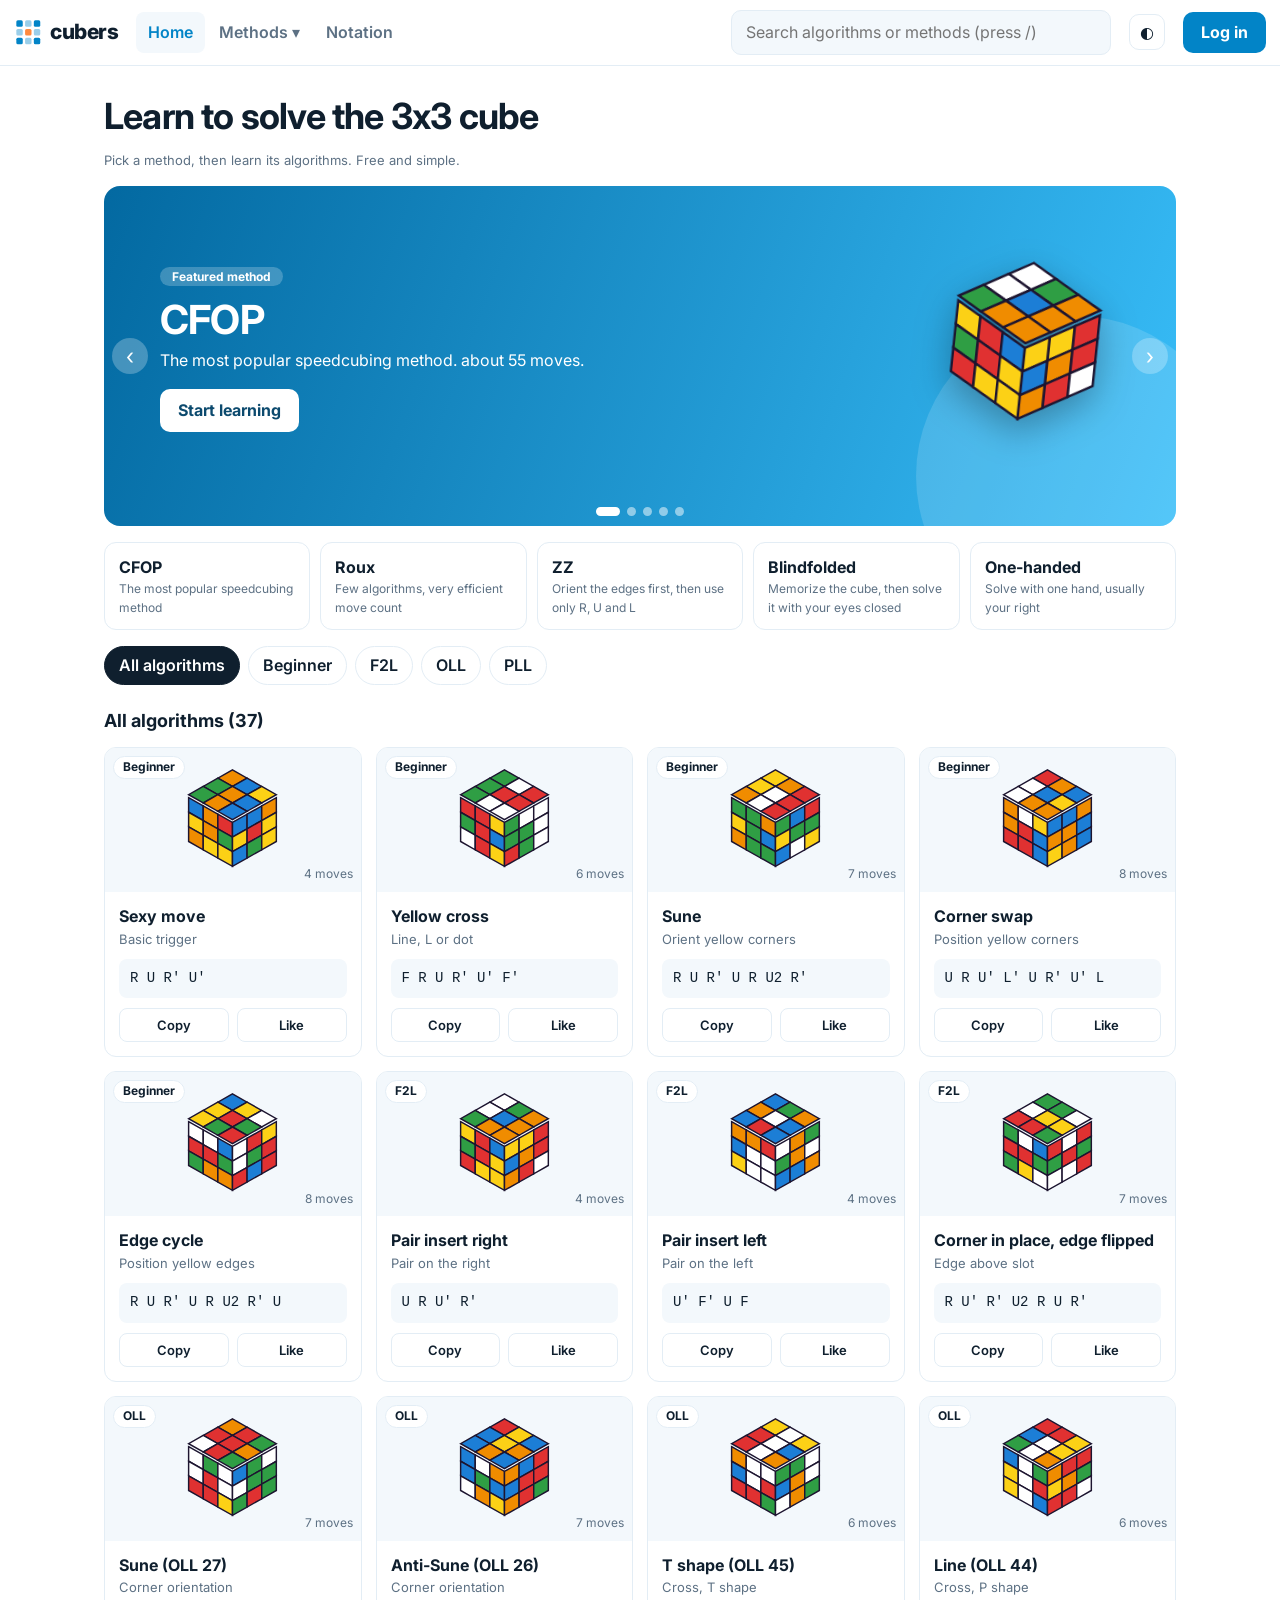
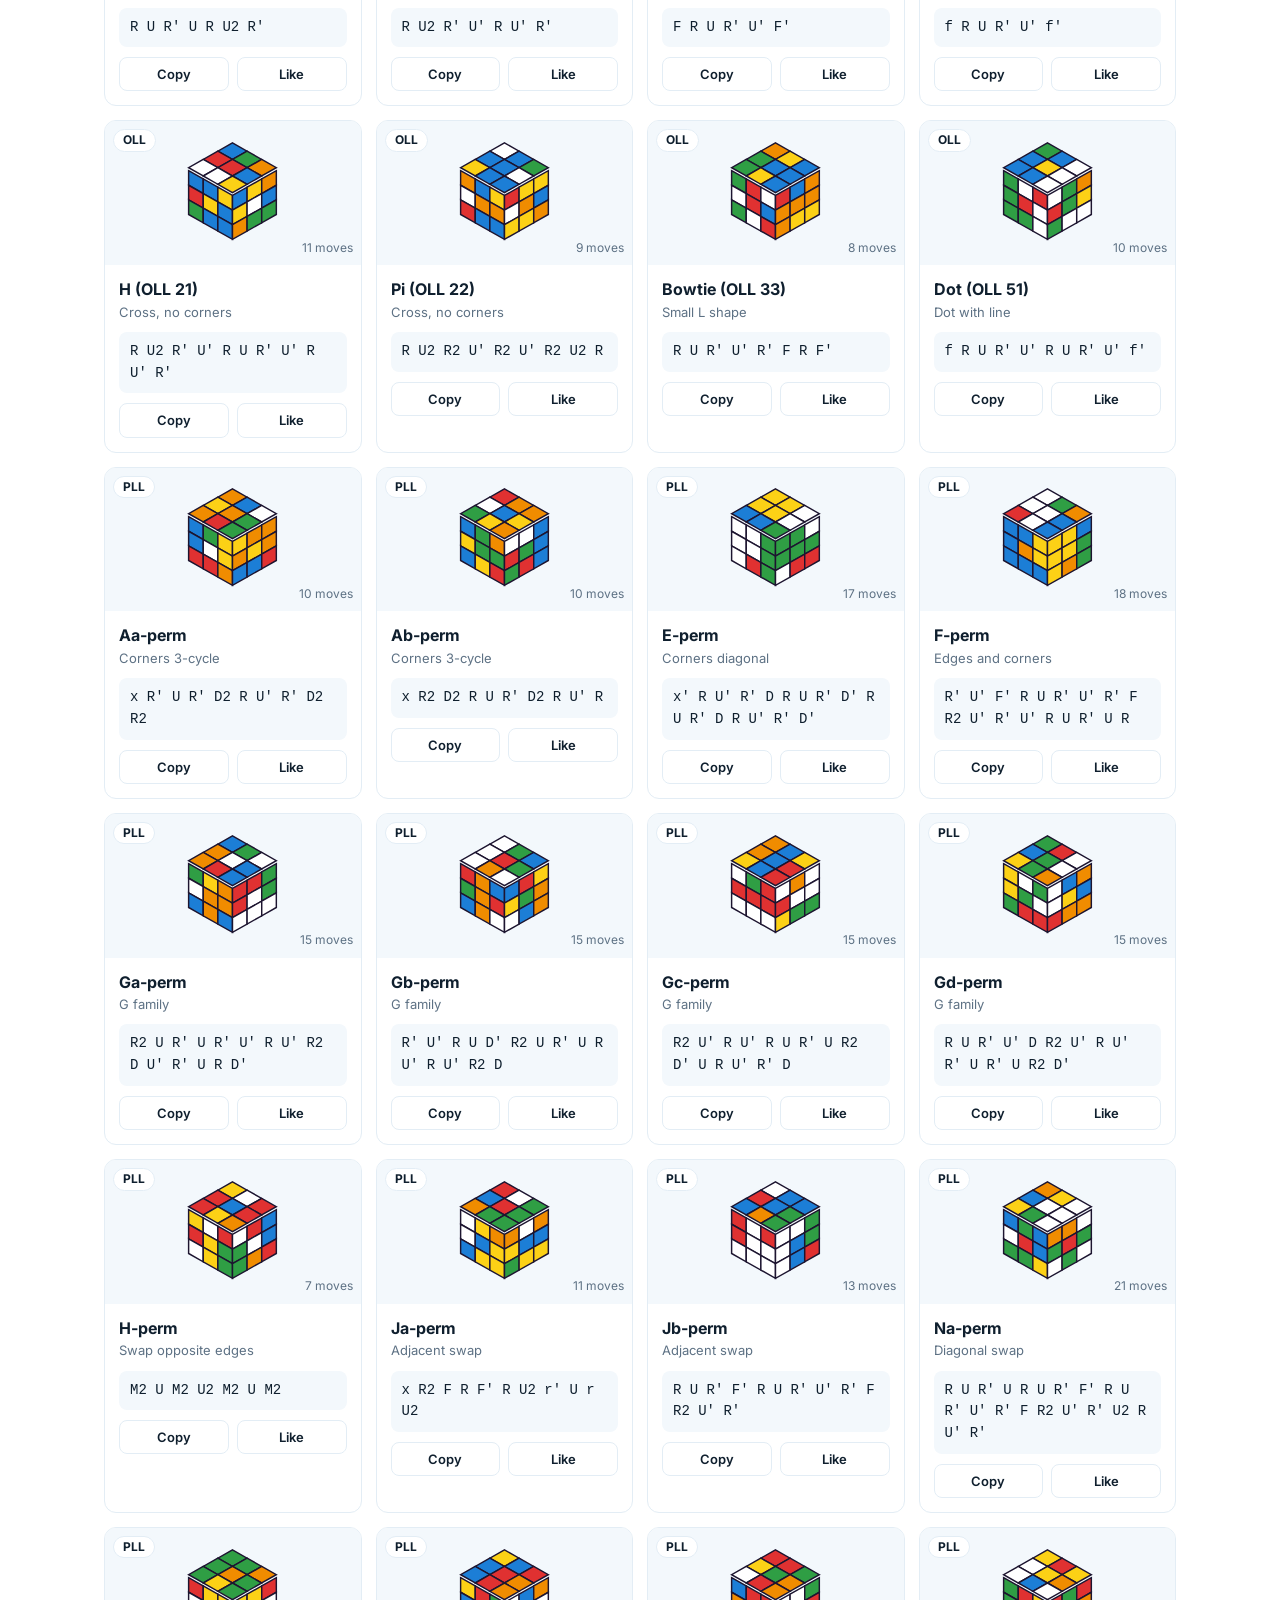
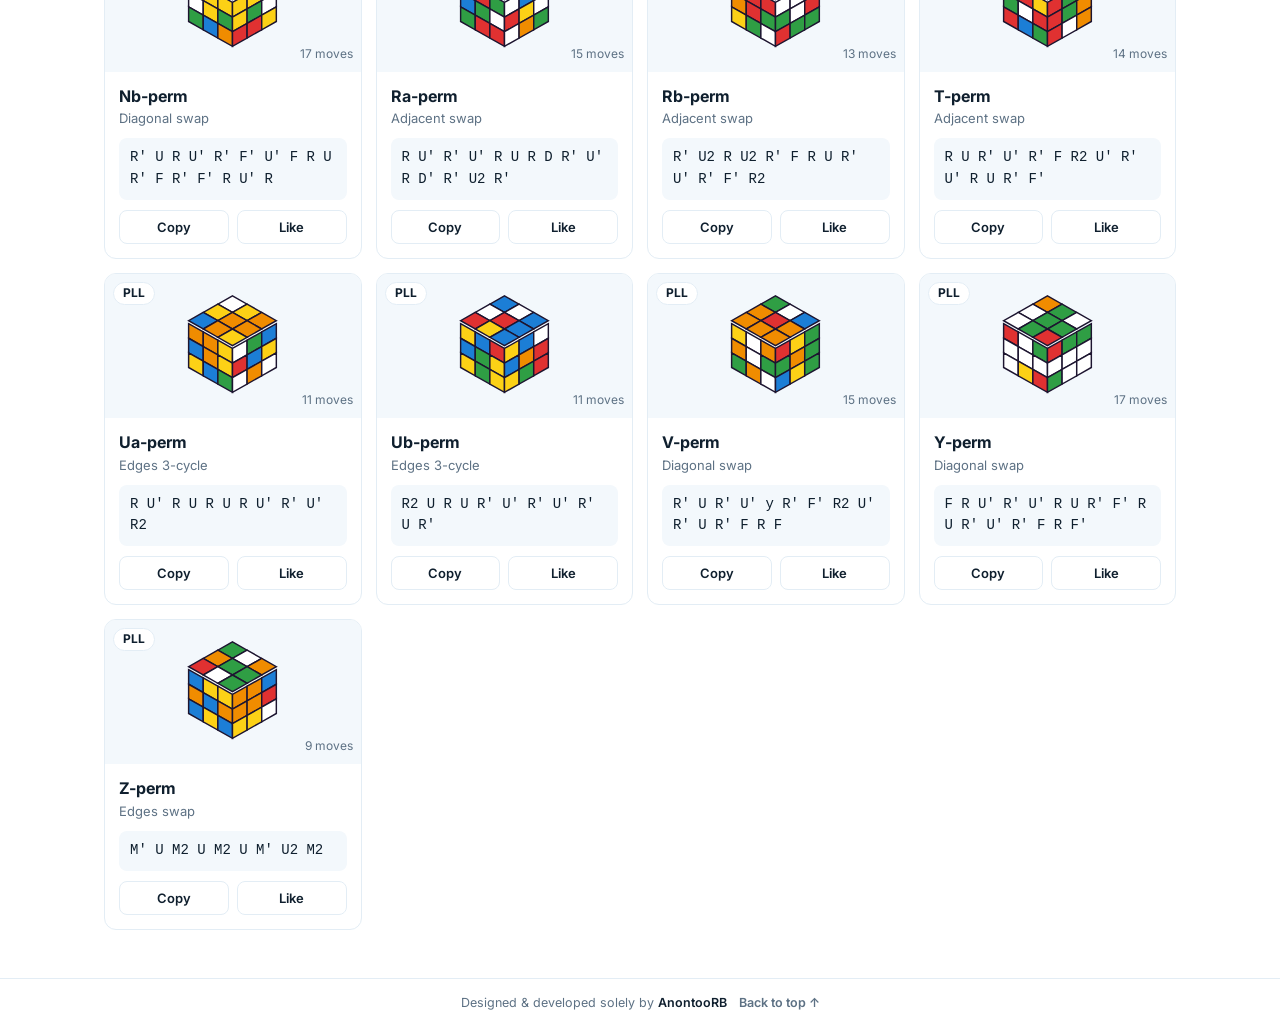
<file: index.html>
<!DOCTYPE html>
<html lang="en">
<head>
<meta charset="utf-8">
<meta name="description" content="Learn every 3x3 Rubik's Cube method and algorithm: CFOP, Roux, ZZ, blindfolded and one-handed.">
<link rel="icon" href="favicon.svg" type="image/svg+xml">
<meta name="viewport" content="width=device-width, initial-scale=1, viewport-fit=cover">
<title>Cubers – 3x3 methods and algorithms</title>
<link rel="stylesheet" href="https://fonts.googleapis.com/css2?family=Inter:wght@400;600;700;800&display=swap">
<link rel="stylesheet" href="style.css">
<script>try{var t=localStorage.getItem("cubers_theme");if(t)document.documentElement.dataset.theme=t}catch(e){}</script>
</head>
<body>
<header id="top">
  <button class="logo" data-s="All" aria-label="Cubers home"><svg viewBox="0 0 24 24" aria-hidden="true"><rect x="2" y="2" width="5.5" height="5.5" rx="1.3"/><rect class="l" x="9.5" y="2" width="5.5" height="5.5" rx="1.3"/><rect x="17" y="2" width="5.5" height="5.5" rx="1.3"/><rect class="l" x="2" y="9.5" width="5.5" height="5.5" rx="1.3"/><rect class="o" x="9.5" y="9.5" width="5.5" height="5.5" rx="1.3"/><rect class="l" x="17" y="9.5" width="5.5" height="5.5" rx="1.3"/><rect x="2" y="17" width="5.5" height="5.5" rx="1.3"/><rect class="l" x="9.5" y="17" width="5.5" height="5.5" rx="1.3"/><rect x="17" y="17" width="5.5" height="5.5" rx="1.3"/></svg>cubers</button>
  <nav class="tn" aria-label="Main">
    <button data-g="h" data-s="All">Home</button>
    <div class="dd"><button data-g="m" data-s="Methods">Methods &#9662;</button><div class="menu" id="mm"></div></div>
    <a href="notation.html" id="nt">Notation</a>
  </nav>
  <div class="search"><input id="q" placeholder="Search algorithms or methods (press /)" aria-label="Search"></div>
  <button class="ic" id="th" aria-label="Switch light or dark theme">&#9680;</button>
  <div id="hu"></div>
</header>
<div class="wrap">
  <main>
    <section id="intro"><h1>Learn to solve the 3x3 cube</h1><p class="sub">Pick a method, then learn its algorithms. Free and simple.</p><div class="hero" id="hero" aria-label="Featured methods"></div><div class="strip" id="strip"></div></section>
    <div class="chips" id="chips"></div>
    <h2 id="title"></h2>
    <div class="grid" id="grid"></div>
  </main>
  
</div>
<footer id="ft"><span>Designed &amp; developed solely by <b>AnontooRB</b></span><a href="#top" class="up" onclick="window.scrollTo({top:0,behavior:'smooth'});return false">Back to top &uarr;</a></footer>
<dialog id="pdlg"><h3 style="margin:0 0 4px">Edit profile</h3><div id="pf"></div><button class="pbtn" id="pok" style="margin-top:14px">Save profile</button><button class="pbtn alt" id="pno" style="margin-top:8px">Cancel</button></dialog>
<dialog id="dlg"><h3 style="margin:0">Log in to Cubers</h3><p class="sub" id="dmsg"></p><input id="nm" maxlength="20" placeholder="Your name" aria-label="Your name" autocomplete="nickname"><div class="err" id="err"></div><button class="pbtn" id="ok">Log in</button><button class="pbtn alt" id="no" style="margin-top:8px">Cancel</button></dialog>
<script src="script.js"></script>
</body>
</html>
</file>
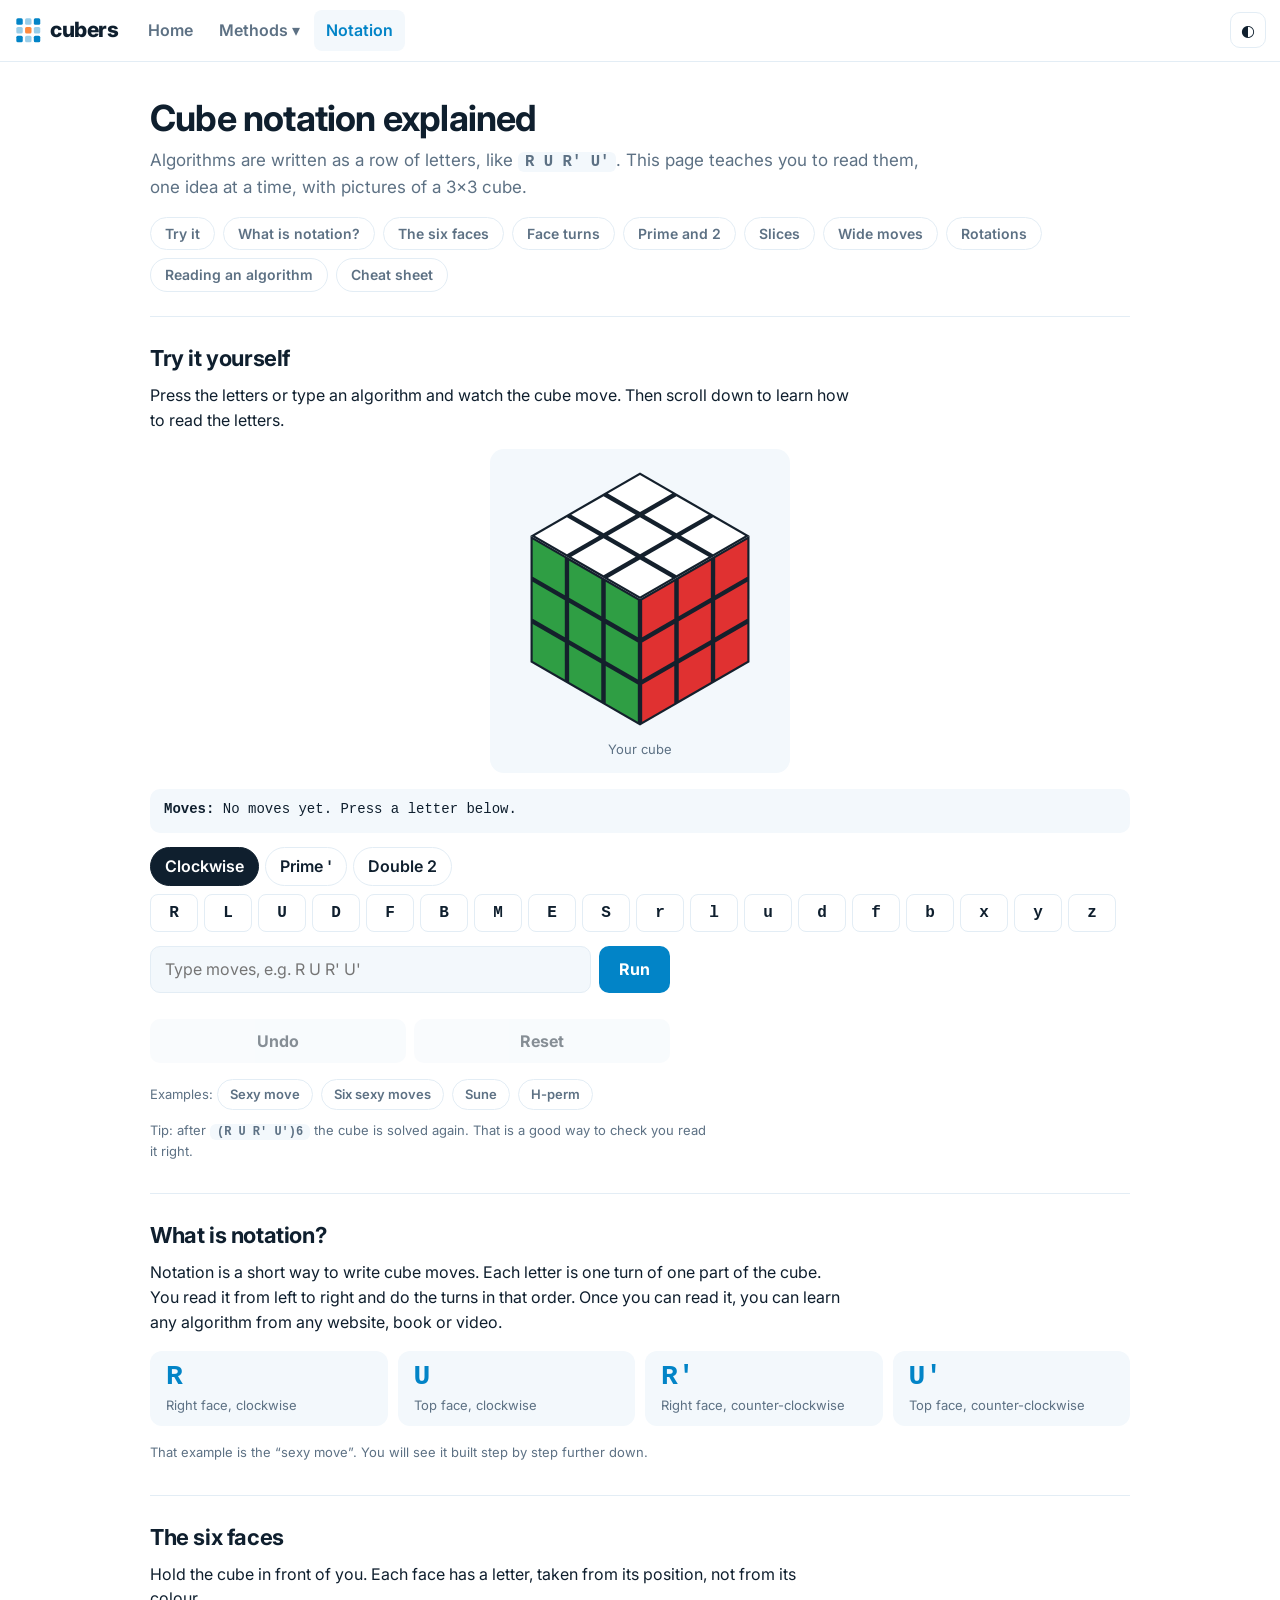
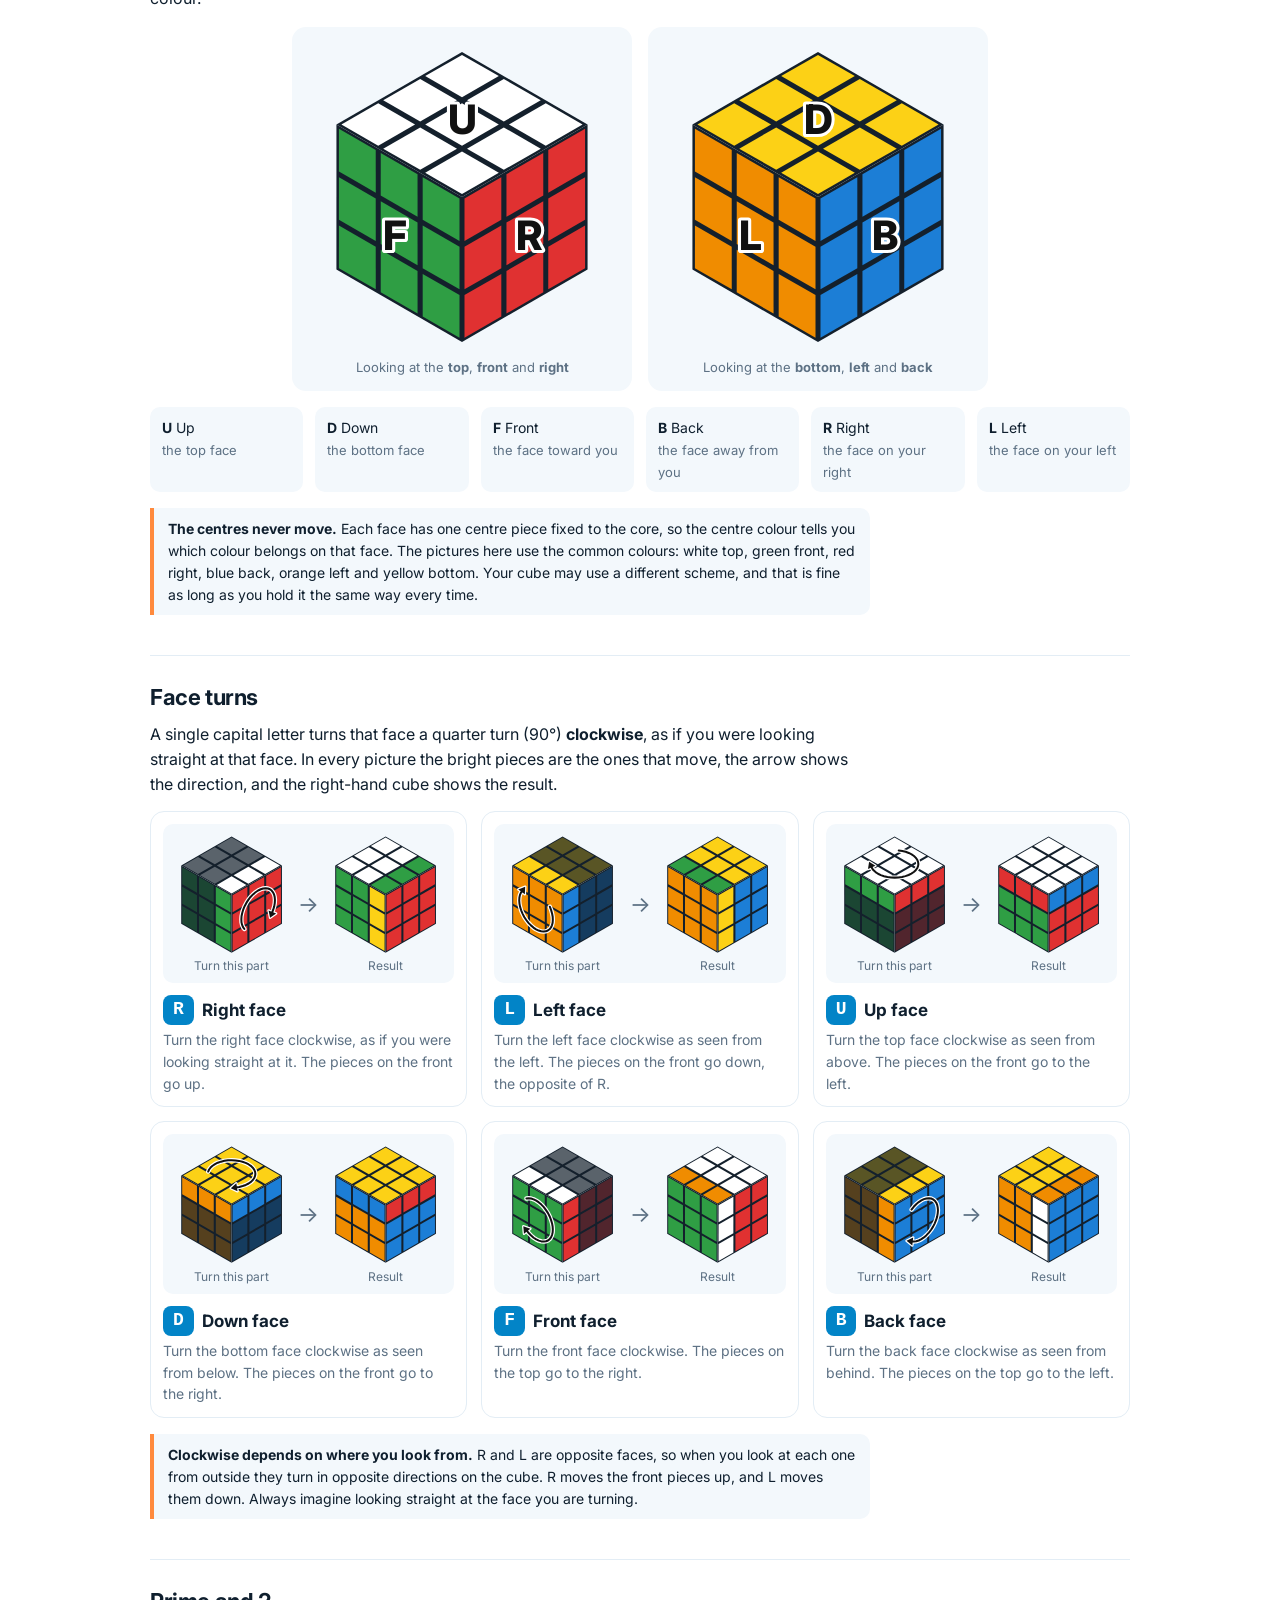
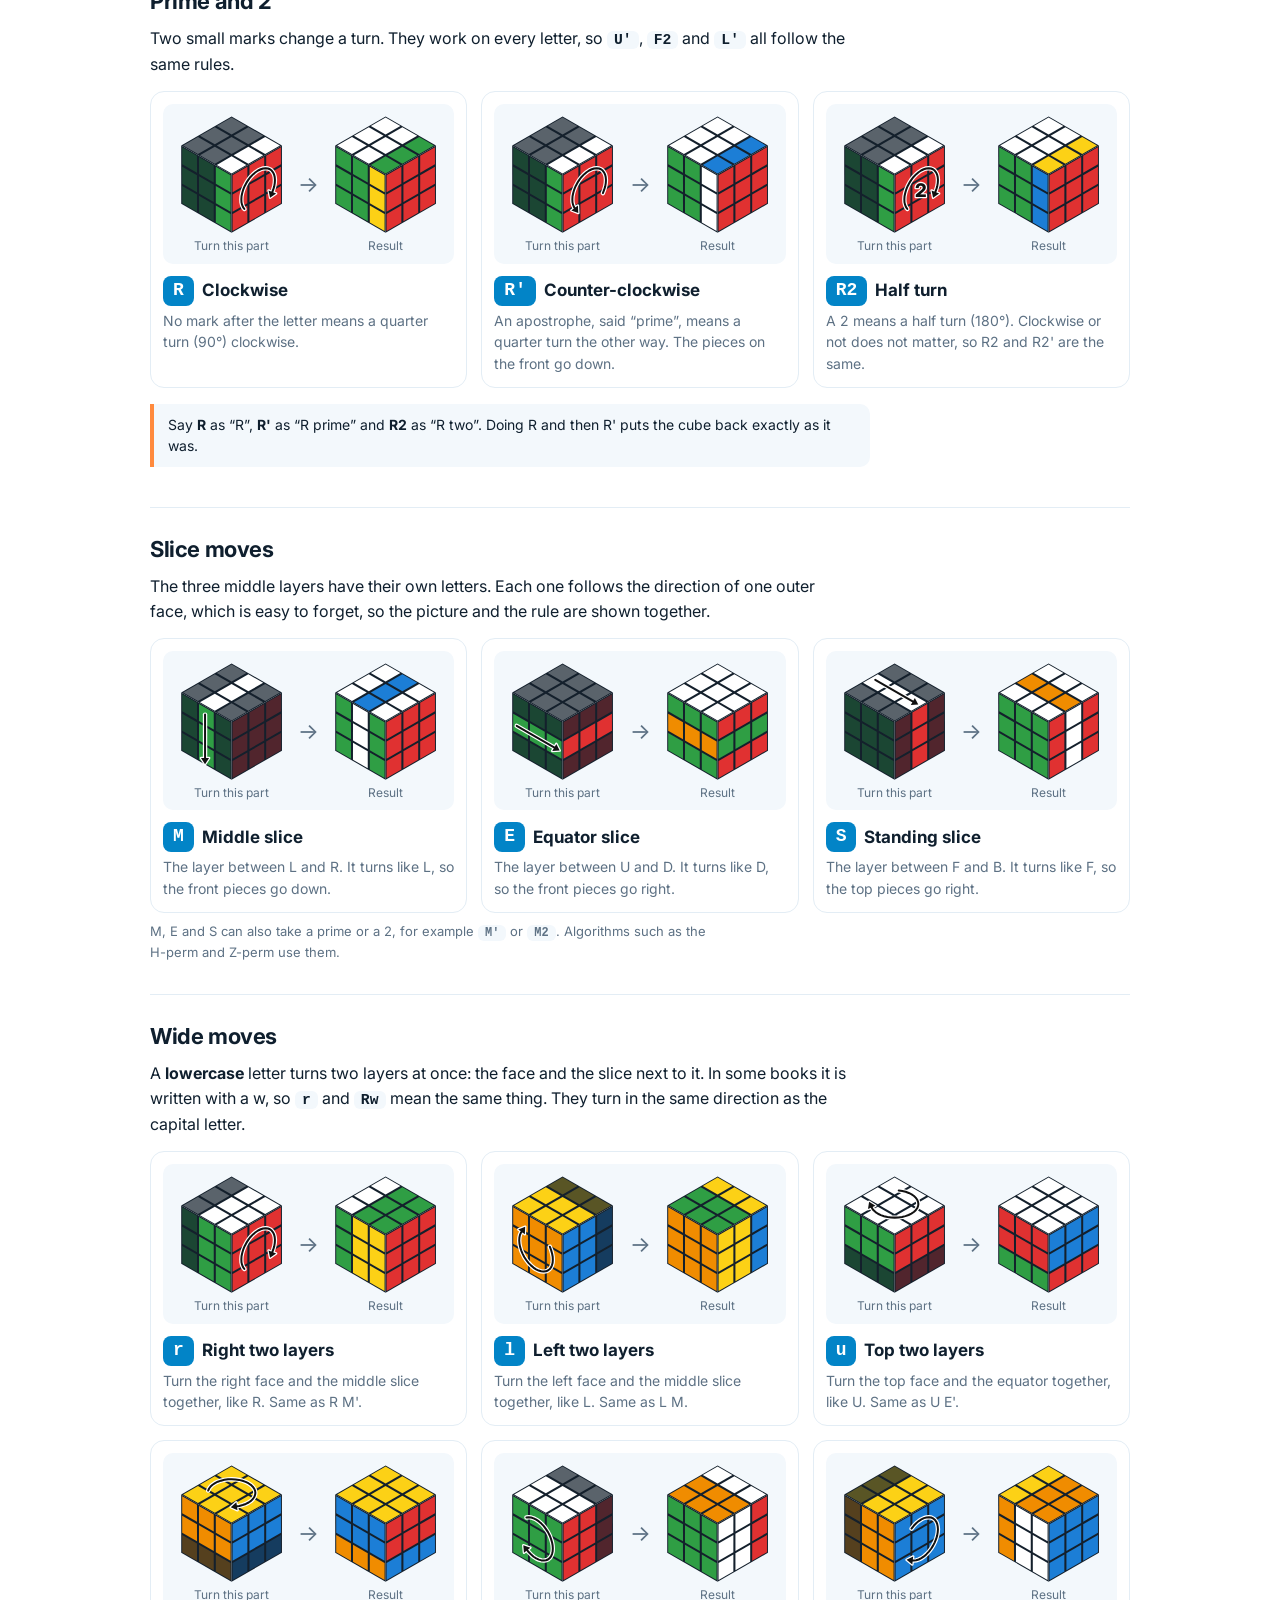
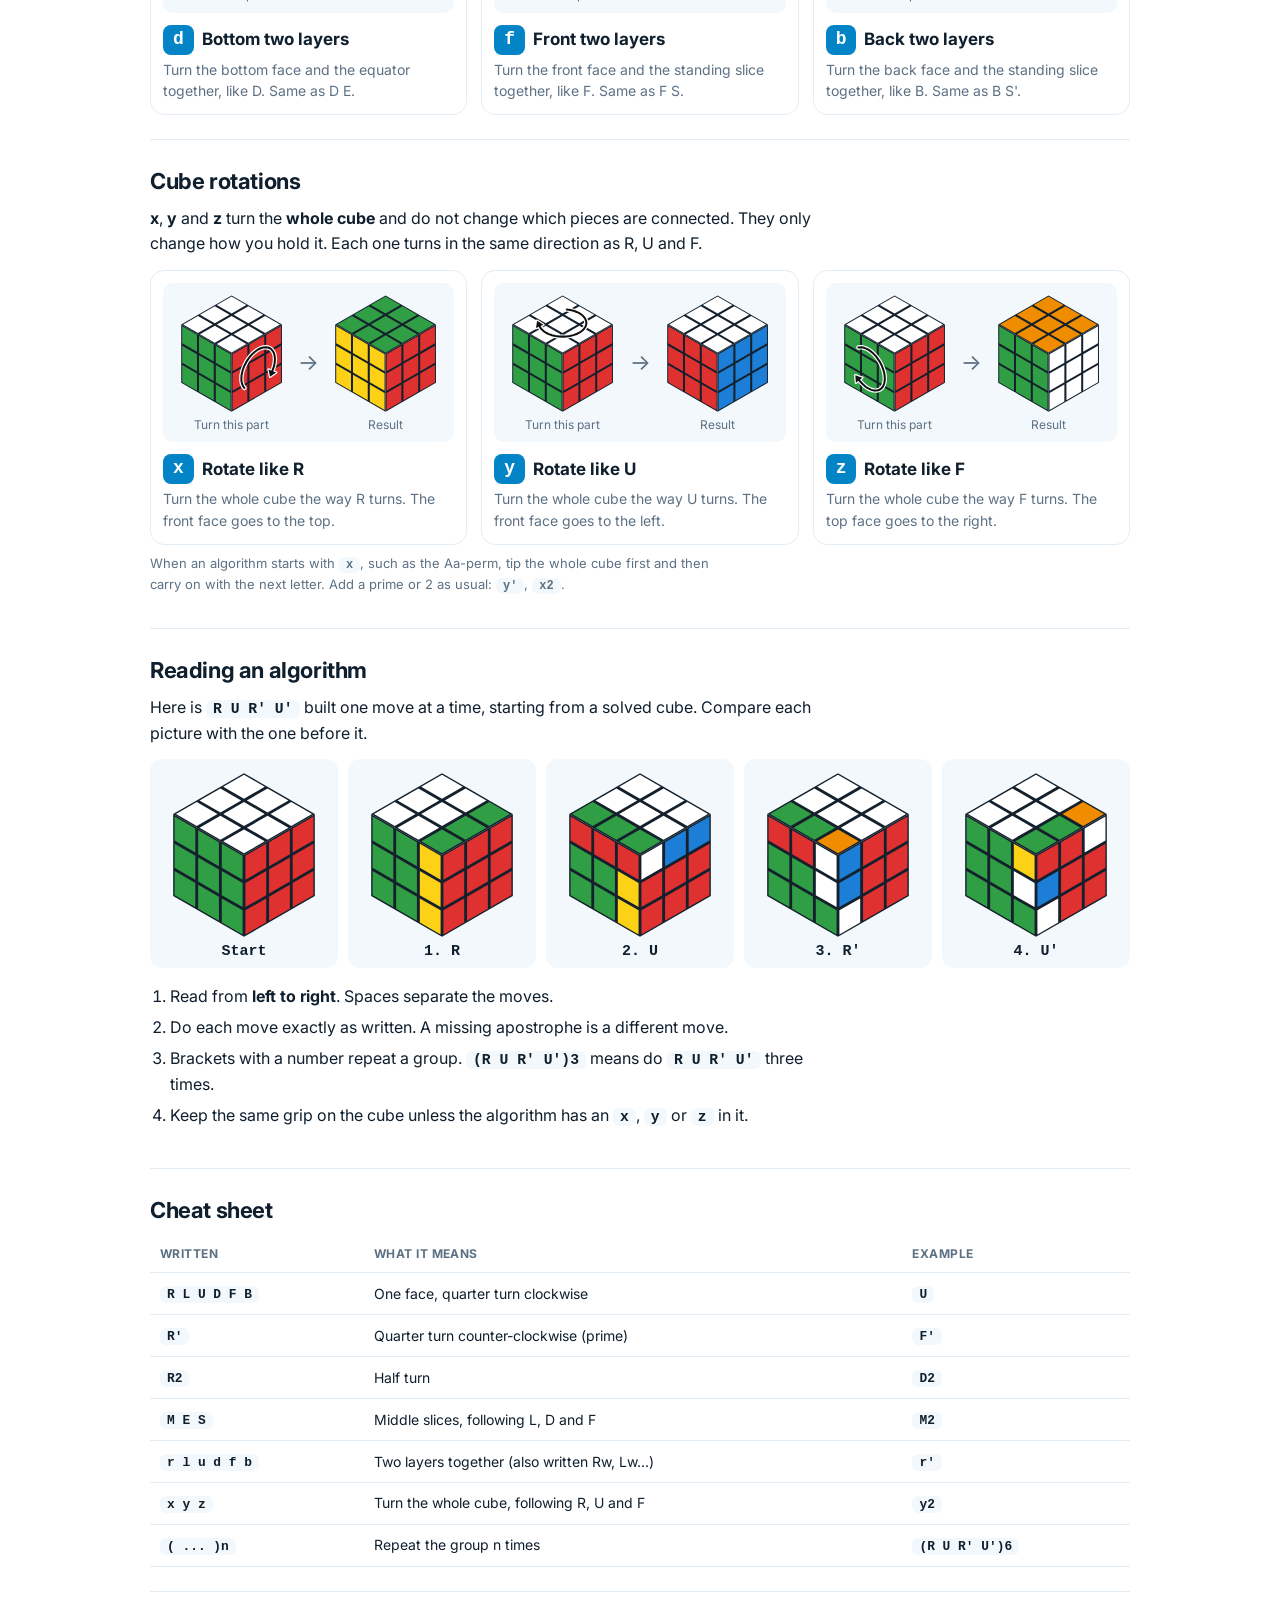
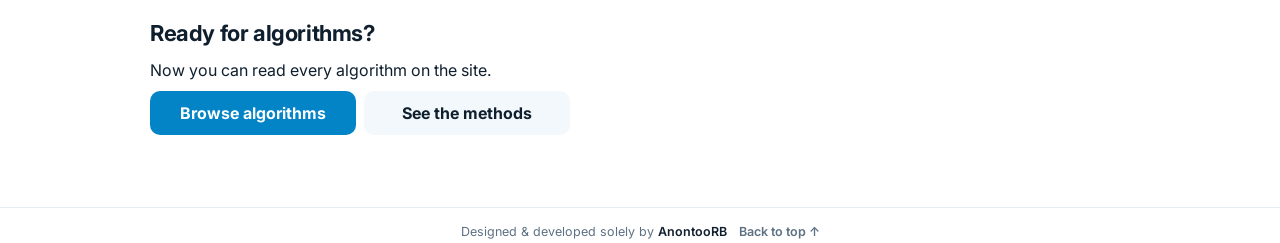
<file: notation.html>
<!DOCTYPE html>
<html lang="en">
<head>
<meta charset="utf-8">
<meta name="description" content="Learn Rubik's Cube notation: R, L, U, D, F, B, prime, double turns, slices, wide moves and rotations, with pictures of a 3x3 cube.">
<link rel="icon" href="favicon.svg" type="image/svg+xml">
<meta name="viewport" content="width=device-width, initial-scale=1, viewport-fit=cover">
<title>Cubers – Cube notation explained</title>
<link rel="stylesheet" href="https://fonts.googleapis.com/css2?family=Inter:wght@400;600;700;800&display=swap">
<link rel="stylesheet" href="style.css">
<script>try{var t=localStorage.getItem("cubers_theme");if(t)document.documentElement.dataset.theme=t}catch(e){}</script>
</head>
<body>
<header id="top">
  <a class="logo" href="index.html" aria-label="Cubers home"><svg viewBox="0 0 24 24" aria-hidden="true"><rect x="2" y="2" width="5.5" height="5.5" rx="1.3"/><rect class="l" x="9.5" y="2" width="5.5" height="5.5" rx="1.3"/><rect x="17" y="2" width="5.5" height="5.5" rx="1.3"/><rect class="l" x="2" y="9.5" width="5.5" height="5.5" rx="1.3"/><rect class="o" x="9.5" y="9.5" width="5.5" height="5.5" rx="1.3"/><rect class="l" x="17" y="9.5" width="5.5" height="5.5" rx="1.3"/><rect x="2" y="17" width="5.5" height="5.5" rx="1.3"/><rect class="l" x="9.5" y="17" width="5.5" height="5.5" rx="1.3"/><rect x="17" y="17" width="5.5" height="5.5" rx="1.3"/></svg>cubers</a>
  <nav class="tn" aria-label="Main">
    <a href="index.html">Home</a>
    <div class="dd"><a href="index.html#Methods">Methods &#9662;</a><div class="menu">
      <a href="index.html#M:0"><b>CFOP</b><span>The most popular speedcubing method</span></a>
      <a href="index.html#M:1"><b>Roux</b><span>Few algorithms, very efficient move count</span></a>
      <a href="index.html#M:2"><b>ZZ</b><span>Orient the edges first, then use only R, U and L</span></a>
      <a href="index.html#M:3"><b>Blindfolded</b><span>Memorize the cube, then solve it with your eyes closed</span></a>
      <a href="index.html#M:4"><b>One-handed</b><span>Solve with one hand, usually your right</span></a>
    </div></div>
    <a href="notation.html" class="on" aria-current="page">Notation</a>
  </nav>
  <button class="ic ml" id="th" aria-label="Switch light or dark theme">&#9680;</button>
</header>

<div class="wrap">
<main class="np">

  <section class="nh">
    <h1>Cube notation explained</h1>
    <p class="lead">Algorithms are written as a row of letters, like <code class="inl">R U R' U'</code>. This page teaches you to read them, one idea at a time, with pictures of a 3x3 cube.</p>
    <nav class="toc" aria-label="On this page">
      <a href="#try">Try it</a><a href="#what">What is notation?</a><a href="#faces">The six faces</a><a href="#turns">Face turns</a><a href="#modifiers">Prime and 2</a><a href="#slices">Slices</a><a href="#wide">Wide moves</a><a href="#rotations">Rotations</a><a href="#reading">Reading an algorithm</a><a href="#cheat">Cheat sheet</a>
    </nav>
  </section>

  <section id="try" class="play">
    <h2>Try it yourself</h2>
    <p>Press the letters or type an algorithm and watch the cube move. Then scroll down to learn how to read the letters.</p>
    <div class="views">
      <figure><div class="fig" id="p1"></div><figcaption>Your cube</figcaption></figure>
    </div>
    <div class="hist" aria-live="polite"><b>Moves:</b> <span id="ph"></span></div>
    <div class="seg" id="seg" role="group" aria-label="Turn type"><button class="on" data-q="">Clockwise</button><button data-q="'">Prime '</button><button data-q="2">Double 2</button></div>
    <div class="pad" id="pad"></div>
    <div class="typed"><input id="pi" placeholder="Type moves, e.g. R U R' U'" aria-label="Type an algorithm" autocomplete="off" autocapitalize="off" spellcheck="false"><button class="pbtn" id="pg">Run</button></div>
    <div class="err" id="pe" role="alert"></div>
    <div class="row3">
      <button class="pbtn alt" id="pu">Undo</button><button class="pbtn alt" id="pr">Reset</button>
    </div>
    <p class="sub" style="margin-top:14px">Examples:
      <button class="chipb" data-ex="R U R' U'">Sexy move</button>
      <button class="chipb" data-ex="(R U R' U')6">Six sexy moves</button>
      <button class="chipb" data-ex="R U R' U R U2 R'">Sune</button>
      <button class="chipb" data-ex="M2 U M2 U2 M2 U M2">H-perm</button>
    </p>
    <p class="sub">Tip: after <code class="inl">(R U R' U')6</code> the cube is solved again. That is a good way to check you read it right.</p>
  </section>

  <section id="what">
    <h2>What is notation?</h2>
    <p>Notation is a short way to write cube moves. Each letter is one turn of one part of the cube. You read it from left to right and do the turns in that order. Once you can read it, you can learn any algorithm from any website, book or video.</p>
    <div class="seq" aria-label="Example algorithm">
      <div><b>R</b><span>Right face, clockwise</span></div>
      <div><b>U</b><span>Top face, clockwise</span></div>
      <div><b>R'</b><span>Right face, counter-clockwise</span></div>
      <div><b>U'</b><span>Top face, counter-clockwise</span></div>
    </div>
    <p class="sub">That example is the &ldquo;sexy move&rdquo;. You will see it built step by step further down.</p>
  </section>

  <section id="faces">
    <h2>The six faces</h2>
    <p>Hold the cube in front of you. Each face has a letter, taken from its position, not from its colour.</p>
    <div class="views">
      <figure><div class="fig" id="v1"></div><figcaption>Looking at the <b>top</b>, <b>front</b> and <b>right</b></figcaption></figure>
      <figure><div class="fig" id="v2"></div><figcaption>Looking at the <b>bottom</b>, <b>left</b> and <b>back</b></figcaption></figure>
    </div>
    <div class="pc" style="grid-template-columns:repeat(auto-fit,minmax(150px,1fr))">
      <div><b>U</b> Up<br><span class="sub">the top face</span></div>
      <div><b>D</b> Down<br><span class="sub">the bottom face</span></div>
      <div><b>F</b> Front<br><span class="sub">the face toward you</span></div>
      <div><b>B</b> Back<br><span class="sub">the face away from you</span></div>
      <div><b>R</b> Right<br><span class="sub">the face on your right</span></div>
      <div><b>L</b> Left<br><span class="sub">the face on your left</span></div>
    </div>
    <div class="note"><b>The centres never move.</b> Each face has one centre piece fixed to the core, so the centre colour tells you which colour belongs on that face. The pictures here use the common colours: white top, green front, red right, blue back, orange left and yellow bottom. Your cube may use a different scheme, and that is fine as long as you hold it the same way every time.</div>
  </section>

  <section id="turns">
    <h2>Face turns</h2>
    <p>A single capital letter turns that face a quarter turn (90&deg;) <b>clockwise</b>, as if you were looking straight at that face. In every picture the bright pieces are the ones that move, the arrow shows the direction, and the right-hand cube shows the result.</p>
    <div class="mg" id="g-faces"></div>
    <div class="note"><b>Clockwise depends on where you look from.</b> R and L are opposite faces, so when you look at each one from outside they turn in opposite directions on the cube. R moves the front pieces up, and L moves them down. Always imagine looking straight at the face you are turning.</div>
  </section>

  <section id="modifiers">
    <h2>Prime and 2</h2>
    <p>Two small marks change a turn. They work on every letter, so <code class="inl">U'</code>, <code class="inl">F2</code> and <code class="inl">L'</code> all follow the same rules.</p>
    <div class="mg" id="g-mod"></div>
    <div class="note">Say <b>R</b> as &ldquo;R&rdquo;, <b>R'</b> as &ldquo;R prime&rdquo; and <b>R2</b> as &ldquo;R two&rdquo;. Doing R and then R' puts the cube back exactly as it was.</div>
  </section>

  <section id="slices">
    <h2>Slice moves</h2>
    <p>The three middle layers have their own letters. Each one follows the direction of one outer face, which is easy to forget, so the picture and the rule are shown together.</p>
    <div class="mg" id="g-slice"></div>
    <p class="sub">M, E and S can also take a prime or a 2, for example <code class="inl">M'</code> or <code class="inl">M2</code>. Algorithms such as the H-perm and Z-perm use them.</p>
  </section>

  <section id="wide">
    <h2>Wide moves</h2>
    <p>A <b>lowercase</b> letter turns two layers at once: the face and the slice next to it. In some books it is written with a w, so <code class="inl">r</code> and <code class="inl">Rw</code> mean the same thing. They turn in the same direction as the capital letter.</p>
    <div class="mg" id="g-wide"></div>
  </section>

  <section id="rotations">
    <h2>Cube rotations</h2>
    <p><b>x</b>, <b>y</b> and <b>z</b> turn the <b>whole cube</b> and do not change which pieces are connected. They only change how you hold it. Each one turns in the same direction as R, U and F.</p>
    <div class="mg" id="g-rot"></div>
    <p class="sub">When an algorithm starts with <code class="inl">x</code>, such as the Aa-perm, tip the whole cube first and then carry on with the next letter. Add a prime or 2 as usual: <code class="inl">y'</code>, <code class="inl">x2</code>.</p>
  </section>

  <section id="reading">
    <h2>Reading an algorithm</h2>
    <p>Here is <code class="inl">R U R' U'</code> built one move at a time, starting from a solved cube. Compare each picture with the one before it.</p>
    <div class="steps5" id="steps"></div>
    <ol class="rules">
      <li>Read from <b>left to right</b>. Spaces separate the moves.</li>
      <li>Do each move exactly as written. A missing apostrophe is a different move.</li>
      <li>Brackets with a number repeat a group. <code class="inl">(R U R' U')3</code> means do <code class="inl">R U R' U'</code> three times.</li>
      <li>Keep the same grip on the cube unless the algorithm has an <code class="inl">x</code>, <code class="inl">y</code> or <code class="inl">z</code> in it.</li>
    </ol>
  </section>

  <section id="cheat">
    <h2>Cheat sheet</h2>
    <div class="tw"><table class="cs">
      <thead><tr><th>Written</th><th>What it means</th><th>Example</th></tr></thead>
      <tbody>
        <tr><td><code>R L U D F B</code></td><td>One face, quarter turn clockwise</td><td><code>U</code></td></tr>
        <tr><td><code>R'</code></td><td>Quarter turn counter-clockwise (prime)</td><td><code>F'</code></td></tr>
        <tr><td><code>R2</code></td><td>Half turn</td><td><code>D2</code></td></tr>
        <tr><td><code>M E S</code></td><td>Middle slices, following L, D and F</td><td><code>M2</code></td></tr>
        <tr><td><code>r l u d f b</code></td><td>Two layers together (also written Rw, Lw...)</td><td><code>r'</code></td></tr>
        <tr><td><code>x y z</code></td><td>Turn the whole cube, following R, U and F</td><td><code>y2</code></td></tr>
        <tr><td><code>( ... )n</code></td><td>Repeat the group n times</td><td><code>(R U R' U')6</code></td></tr>
      </tbody>
    </table></div>
  </section>

  <section class="cta">
    <h2>Ready for algorithms?</h2>
    <p>Now you can read every algorithm on the site.</p>
    <div class="row2" style="max-width:420px"><a class="pbtn" href="index.html">Browse algorithms</a><a class="pbtn alt" href="index.html#Methods">See the methods</a></div>
  </section>

</main>
</div>
<footer id="ft"><span>Designed &amp; developed solely by <b>AnontooRB</b></span><a href="#top" class="up" onclick="window.scrollTo({top:0,behavior:'smooth'});return false">Back to top &uarr;</a></footer>
<script src="notation.js"></script>
</body>
</html>
</file>
<file: style.css>
:root{--bg:#fff;--soft:#f3f8fc;--ink:#0f1f2e;--mute:#5d7184;--line:#e3edf5;--acc:#0284c7;--on:#fff;--acc2:#ff8a3d;--hot:#f59e0b;box-sizing:border-box;padding-top:env(safe-area-inset-top,0px);padding-bottom:env(safe-area-inset-bottom,0px)}
@media (prefers-color-scheme:dark){:root:not([data-theme="light"]){--bg:#0b141d;--soft:#122130;--ink:#e8f2fb;--mute:#8aa5bd;--line:#1d3347;--acc:#38bdf8;--on:#04202f}}
:root[data-theme="dark"]{--bg:#0b141d;--soft:#122130;--ink:#e8f2fb;--mute:#8aa5bd;--line:#1d3347;--acc:#38bdf8;--on:#04202f}
html{scroll-padding-top:env(safe-area-inset-top,0px)}
*{box-sizing:border-box}[hidden]{display:none!important}
body{margin:0;background:var(--bg);color:var(--ink);font-family:Inter,system-ui,"Segoe UI",sans-serif;line-height:1.55}
body::before{content:"";position:fixed;inset:0 0 auto;height:env(safe-area-inset-top,0px);background:var(--bg);z-index:11}
button{font:inherit;color:inherit;cursor:pointer}
:focus-visible{outline:3px solid var(--hot);outline-offset:2px}
#top{position:sticky;top:env(safe-area-inset-top,0px);z-index:10;display:flex;align-items:center;flex-wrap:wrap;gap:6px 18px;padding:10px 20px;background:var(--bg);border-bottom:1px solid var(--line)}
.logo{display:flex;align-items:center;gap:8px;border:0;background:none;padding:0;font-weight:800;font-size:21px;letter-spacing:-.5px}
.logo svg{width:28px;height:28px}.logo rect{fill:var(--acc)}.logo rect.o{fill:var(--acc2)}.logo rect.l{opacity:.4}
.tn{display:flex;gap:2px}
.tn>button,.dd>button{border:0;background:none;padding:8px 12px;border-radius:8px;font-weight:600;color:var(--mute)}
.tn>button:hover,.dd>button:hover,.tn .on{background:var(--soft);color:var(--ink)}
.tn .on{color:var(--acc)}
.dd{position:relative}
.menu{display:none;position:absolute;left:0;top:100%;min-width:300px;padding:6px;background:var(--bg);border:1px solid var(--line);border-radius:12px;box-shadow:0 12px 30px -12px rgba(0,0,0,.25)}
.menu.r{left:auto;right:0;width:330px;max-width:92vw;max-height:min(80vh,640px);overflow:auto;padding:16px}
@media (hover:hover){.dd:hover>.menu,.dd:focus-within>.menu{display:block}}
.menu button{display:block;width:100%;text-align:left;border:0;background:none;padding:9px 12px;border-radius:8px}
.menu button:hover{background:var(--soft)}
.menu button b{display:block;font-size:14px}.menu button span{display:block;font-size:12px;color:var(--mute)}.menu .pbtn{background:var(--acc);color:var(--on);text-align:center;width:auto;flex:1}.menu .pbtn.alt{background:var(--soft);color:var(--ink)}.row2{display:flex;gap:8px}
.search{flex:1;max-width:380px;margin-left:auto}
.search input{width:100%;padding:9px 14px;border:1px solid var(--line);border-radius:10px;background:var(--soft);color:var(--ink);font:inherit}
.ic{width:36px;height:36px;border:1px solid var(--line);background:none;border-radius:10px}
.hav{display:flex;align-items:center;gap:8px;border:1px solid var(--line)!important;border-radius:99px!important;padding:3px 12px 3px 3px!important;color:var(--ink)!important}
.wrap{max-width:1100px;margin:0 auto;padding:24px 20px}
h1{font-size:clamp(26px,4vw,36px);letter-spacing:-.8px;line-height:1.15;margin:6px 0}
h2{font-size:18px;margin:18px 0 12px}
.strip{display:grid;grid-template-columns:repeat(auto-fill,minmax(min(180px,100%),1fr));gap:10px;margin:16px 0 8px}
.sc{text-align:left;border:1px solid var(--line);background:var(--bg);border-radius:12px;padding:12px 14px}
.sc:hover{border-color:var(--acc)}.sc b{display:block}.sc span{display:block;font-size:12px;color:var(--mute)}
.chips{display:flex;gap:8px;overflow-x:auto;padding:8px 0 4px}
.chips button{white-space:nowrap;border:1px solid var(--line);background:var(--bg);border-radius:99px;padding:6px 14px;font-weight:600}
.chips button.on{background:var(--ink);color:var(--bg);border-color:var(--ink)}
.grid{display:grid;grid-template-columns:repeat(auto-fill,minmax(min(240px,100%),1fr));gap:14px}
.card{border:1px solid var(--line);border-radius:12px;overflow:hidden;background:var(--bg)}
.thumb{position:relative;aspect-ratio:16/9;background:var(--soft);display:grid;place-items:center}
.thumb svg{height:78%}
.tag{position:absolute;left:8px;top:8px;font-size:12px;font-weight:700;background:var(--bg);border:1px solid var(--line);padding:1px 9px;border-radius:99px}
.num{position:absolute;right:8px;bottom:8px;font-size:12px;color:var(--mute)}
.body{padding:12px 14px 14px}.body h3{margin:0;font-size:16px}
.sub{color:var(--mute);font-size:13px}
.alg{display:block;margin:10px 0;padding:9px 11px;background:var(--soft);border-radius:8px;font-family:ui-monospace,Menlo,Consolas,monospace;font-size:14px;word-break:break-word}
.row{display:flex;gap:8px}
.row button{flex:1;border:1px solid var(--line);background:var(--bg);border-radius:8px;padding:6px;font-weight:600;font-size:13px}
.row button:hover{background:var(--soft)}
.row button.liked{background:var(--acc);border-color:var(--acc);color:var(--on)}
.empty{padding:30px;text-align:center;color:var(--mute)}
.mcard{grid-column:1/-1;border:1px solid var(--line);border-radius:14px;padding:20px}
.mh{display:flex;gap:16px;align-items:center;flex-wrap:wrap}.mh svg{width:96px;flex:none}.mh h3{margin:0;font-size:24px}
.stats{display:flex;gap:8px;flex-wrap:wrap;margin-top:6px}.stats span{background:var(--soft);border-radius:99px;padding:2px 11px;font-size:13px;font-weight:600}
.mcard>p{margin:12px 0 4px}
.step{display:flex;gap:14px;padding:12px 0;border-top:1px solid var(--line)}
.step svg{width:84px;height:84px;flex:none;border-radius:8px}.step h4{margin:0 0 2px}.step p{margin:0;color:var(--mute);font-size:14px}
.pc{display:grid;grid-template-columns:1fr 1fr;gap:12px;margin-top:10px}.pc div{background:var(--soft);border-radius:10px;padding:10px 12px;font-size:14px}
aside.feed{position:sticky;top:76px;align-self:start}
.post{border:1px solid var(--line);border-radius:14px;padding:16px;margin-bottom:14px}
.who{display:flex;gap:10px;align-items:center;margin-bottom:8px}.who small{display:block;color:var(--mute)}
.av{width:36px;height:36px;border-radius:50%;background:var(--acc);color:var(--on)}
.av.big{width:52px;height:52px;display:grid;place-items:center;font-weight:800;font-size:22px}
.av.sm{width:28px;height:28px;display:grid;place-items:center;font-weight:800;font-size:13px}
.kv{display:grid;grid-template-columns:1fr 1fr;gap:8px;margin:12px 0}.kv div{background:var(--soft);border-radius:10px;padding:8px 10px}
.kv small{display:block;color:var(--mute);font-size:12px}.kv b{font-size:14px;word-break:break-word}
.lk{display:flex;flex-direction:column;gap:8px;margin-top:10px}.lk div{background:var(--soft);border-radius:10px;padding:8px 10px;font-size:13px}
.lk code{display:block;color:var(--mute);margin-top:2px;word-break:break-word}
.pbtn{border:0;border-radius:10px;padding:10px 20px;font-weight:700;background:var(--acc);color:var(--on);width:100%}
.pbtn.alt{background:var(--soft);color:var(--ink)}
#hu .pbtn{width:auto;padding:8px 18px}
dialog{border:1px solid var(--line);border-radius:16px;background:var(--bg);color:var(--ink);padding:22px;width:min(92vw,380px)}
dialog::backdrop{background:rgba(5,20,35,.6)}
dialog input{width:100%;padding:10px 14px;border:1px solid var(--line);border-radius:10px;background:var(--soft);color:var(--ink);font:inherit;margin:6px 0 4px}
.lb{display:block;font-size:13px;font-weight:600;margin-top:8px}.err{color:#e03131;font-size:13px;min-height:20px;margin-bottom:6px}
.hero{position:relative;border-radius:16px;overflow:hidden;min-height:clamp(270px,34vw,340px);margin:16px 0}
.sl{position:absolute;inset:0;display:flex;align-items:center;justify-content:space-between;padding:28px 56px 46px;color:#fff;opacity:0;visibility:hidden;transition:opacity .6s}
.sl.on{opacity:1;visibility:visible}
.sl::after{content:"";position:absolute;right:-60px;bottom:-110px;width:320px;height:320px;border-radius:50%;background:rgba(255,255,255,.14)}
.st{max-width:430px;position:relative;z-index:1}
.st h2{font-size:clamp(26px,4vw,40px);margin:10px 0 6px;letter-spacing:-.8px;line-height:1.1}
.st p{margin:0 0 16px}
.tag2{background:rgba(255,255,255,.22);border-radius:99px;padding:2px 12px;font-size:12px;font-weight:700}
.btn2{border:0;border-radius:10px;padding:9px 18px;font-weight:700;background:#fff;color:#0c4a6e}
.sa{width:190px;flex:none;transform:rotate(6deg);filter:drop-shadow(0 12px 18px rgba(0,0,0,.3));position:relative;z-index:1}.sa svg{width:100%}
.ar{position:absolute;top:50%;transform:translateY(-50%);width:36px;height:36px;border-radius:50%;border:0;background:rgba(255,255,255,.25);color:#fff;font-size:22px;line-height:1;z-index:2}
.ar.l{left:8px}.ar.r{right:8px}
.dots{position:absolute;left:0;right:0;bottom:10px;display:flex;justify-content:center;gap:7px;z-index:2}
.dt{width:9px;height:9px;padding:0;border-radius:99px;border:0;background:rgba(255,255,255,.5)}.dt.on{width:24px;background:#fff}
@media (max-width:600px){.hero{min-height:340px}.sa{display:none}.sl{padding:24px 48px 46px}}
@media (max-width:900px){.wrap{grid-template-columns:1fr}aside.feed{position:static}.search{order:9;max-width:none;flex-basis:100%}.pc{grid-template-columns:1fr}.hav b{display:none}}
@media (prefers-reduced-motion:reduce){*{transition:none!important}}

html{-webkit-text-size-adjust:100%}
svg,img{max-width:100%}
#top,.wrap{padding-left:max(14px,env(safe-area-inset-left));padding-right:max(14px,env(safe-area-inset-right))}
dialog{max-height:90vh;overflow:auto}
.dd.open>.menu{display:block}
@media (max-width:900px){.ic{margin-left:auto}}
@media (max-width:700px){
#top{gap:8px 10px;padding-top:8px;padding-bottom:8px}
.logo{order:1}.ic{order:2}#hu{order:2}.tn{order:3;flex-basis:100%;overflow-x:auto}.search{order:4;margin-left:0}
.tn .dd,#hu .dd{position:static}
.tn .menu,#hu .menu.r{left:10px;right:10px;width:auto;min-width:0;max-width:none;top:100%}
.strip{grid-template-columns:1fr 1fr}
.mh svg{width:72px}.step svg{width:64px;height:64px}.mcard{padding:14px}
}
@media (max-width:380px){.strip{grid-template-columns:1fr}.logo{font-size:19px}.st h2{font-size:24px}.sl{padding-left:44px;padding-right:44px}}
@media (min-width:1500px){.wrap{max-width:1360px}}
@media (min-width:1900px){.wrap{max-width:1600px}.grid{grid-template-columns:repeat(auto-fill,minmax(280px,1fr))}}
@media (pointer:coarse){.ic{width:42px;height:42px}.tn>button,.dd>button{padding:10px 14px}.chips button{padding:9px 16px}.row button{padding:10px}.dt{width:12px;height:12px}.dt.on{width:28px}.ar{width:42px;height:42px}}
@media (max-height:480px) and (orientation:landscape){.hero{min-height:240px}.sl{padding-top:16px;padding-bottom:36px}.st h2{font-size:24px;margin:6px 0 4px}.st p{margin-bottom:8px}}

/* header links (Notation page link, logo as link) */
a{color:inherit}
.logo{text-decoration:none;color:inherit}
.tn>a,.dd>a{display:inline-block;border:0;background:none;padding:8px 12px;border-radius:8px;font-weight:600;color:var(--mute);text-decoration:none}
.tn>a:hover,.dd>a:hover{background:var(--soft);color:var(--ink)}
.menu a{display:block;padding:9px 12px;border-radius:8px;text-decoration:none;color:var(--ink)}
.menu a:hover{background:var(--soft)}
.menu a b{display:block;font-size:14px}.menu a span{display:block;font-size:12px;color:var(--mute)}
.ic.ml{margin-left:auto}
@media (pointer:coarse){.tn>a,.dd>a{padding:10px 14px}}

/* Notation page */
.np{max-width:980px;margin:0 auto}
.np section{padding:24px 0;border-top:1px solid var(--line)}
.np section.nh{border-top:0;padding-top:6px}
.np h2{font-size:22px;margin:0 0 8px;letter-spacing:-.4px}
.np p{max-width:70ch;margin:8px 0}
.lead{font-size:17px;color:var(--mute)}
code.inl,.np td code,.np th code{font-family:ui-monospace,Menlo,Consolas,monospace;background:var(--soft);border-radius:6px;padding:1px 7px;font-weight:700;font-size:.92em;white-space:nowrap}
.toc{display:flex;flex-wrap:wrap;gap:8px;margin:16px 0 0}
.toc a{border:1px solid var(--line);border-radius:99px;padding:5px 14px;font-weight:600;font-size:14px;text-decoration:none;color:var(--mute)}
.toc a:hover{border-color:var(--acc);color:var(--acc)}
.seq{display:flex;flex-wrap:wrap;gap:10px;margin:16px 0}
.seq div{background:var(--soft);border-radius:12px;padding:10px 16px;min-width:130px;flex:1 1 130px}
.seq b{display:block;font:700 28px ui-monospace,Menlo,Consolas,monospace;color:var(--acc)}
.seq span{font-size:13px;color:var(--mute)}
.fig svg{display:block;width:100%;height:auto}
.views{display:flex;flex-wrap:wrap;gap:16px;justify-content:center;margin:16px 0}
.views figure{margin:0;text-align:center;background:var(--soft);border-radius:14px;padding:14px;flex:1 1 240px;max-width:340px}
.views figcaption{font-size:13px;color:var(--mute);margin-top:4px}
.mg{display:grid;grid-template-columns:repeat(auto-fill,minmax(min(300px,100%),1fr));gap:14px;margin-top:14px}
.mc{border:1px solid var(--line);border-radius:14px;padding:12px;background:var(--bg)}
.pair{display:flex;align-items:center;gap:4px;background:var(--soft);border-radius:10px;padding:8px 6px}
.pair figure{margin:0;flex:1;min-width:0;text-align:center}
.pair figcaption{font-size:12px;color:var(--mute)}
.pair i{font-style:normal;color:var(--mute);font-size:22px;flex:none}
.mc h3{margin:12px 0 4px;font-size:17px;display:flex;align-items:center;gap:8px;flex-wrap:wrap}
.mc h3 code{font-family:ui-monospace,Menlo,Consolas,monospace;background:var(--acc);color:var(--on);border-radius:8px;padding:1px 10px;font-size:18px}
.mc p{margin:0;color:var(--mute);font-size:14px}
.note{border-left:4px solid var(--acc2);background:var(--soft);border-radius:0 10px 10px 0;padding:10px 14px;margin:16px 0;font-size:14px;max-width:80ch}
.steps5{display:grid;grid-template-columns:repeat(auto-fit,minmax(110px,1fr));gap:10px;margin:14px 0}
.steps5 figure{margin:0;text-align:center;background:var(--soft);border-radius:12px;padding:8px 6px}
.steps5 figcaption{font:700 15px ui-monospace,Menlo,Consolas,monospace}
.rules{padding-left:20px;max-width:70ch}.rules li{margin:6px 0}
.tw{overflow-x:auto}
table.cs{width:100%;border-collapse:collapse;font-size:14px}
.cs th,.cs td{text-align:left;padding:9px 10px;border-bottom:1px solid var(--line)}
.cs th{color:var(--mute);font-size:12px;text-transform:uppercase;letter-spacing:.04em}
.play .views figure{max-width:300px}
.hist{background:var(--soft);border-radius:10px;padding:10px 14px;font-family:ui-monospace,Menlo,Consolas,monospace;font-size:14px;word-break:break-word;min-height:44px}
.seg{display:flex;gap:6px;margin:14px 0 8px;flex-wrap:wrap}
.seg button{border:1px solid var(--line);background:var(--bg);border-radius:99px;padding:6px 14px;font-weight:600}
.seg button.on{background:var(--ink);color:var(--bg);border-color:var(--ink)}
.pad{display:flex;flex-wrap:wrap;gap:6px}
.pad button{min-width:48px;padding:9px 10px;border:1px solid var(--line);background:var(--bg);border-radius:8px;font:700 16px ui-monospace,Menlo,Consolas,monospace}
.pad button:hover{background:var(--soft);border-color:var(--acc)}
.typed{display:flex;gap:8px;margin-top:14px;max-width:520px}
.typed input{flex:1;min-width:0;padding:10px 14px;border:1px solid var(--line);border-radius:10px;background:var(--soft);color:var(--ink);font:inherit}
.typed .pbtn{width:auto}
.row3{display:flex;gap:8px;max-width:520px}
.row3 .pbtn{flex:1}
.pbtn:disabled{opacity:.5;cursor:default}
a.pbtn{display:block;text-align:center;text-decoration:none}
.chipb{border:1px solid var(--line);background:var(--bg);border-radius:99px;padding:4px 12px;font-weight:600;font-size:13px;margin:2px 4px 2px 0}
.chipb:hover{border-color:var(--acc);color:var(--acc)}
@media (max-width:700px){.np h2{font-size:20px}.pair svg{min-width:0}}

/* footer */
#ft{display:flex;align-items:center;justify-content:center;flex-wrap:wrap;gap:4px 12px;margin-top:24px;padding:14px max(14px,env(safe-area-inset-left)) calc(14px + env(safe-area-inset-bottom,0px));border-top:1px solid var(--line);font-size:12.5px;color:var(--mute);text-align:center}
#ft b{color:var(--ink);font-weight:600}
#ft .dot{width:3px;height:3px;border-radius:50%;background:var(--line)}
#ft .up{color:var(--mute);text-decoration:none;font-weight:600}
#ft .up:hover{color:var(--acc)}
@media (max-width:600px){#ft .dot{display:none}#ft{flex-direction:column;gap:2px}}
</file>
